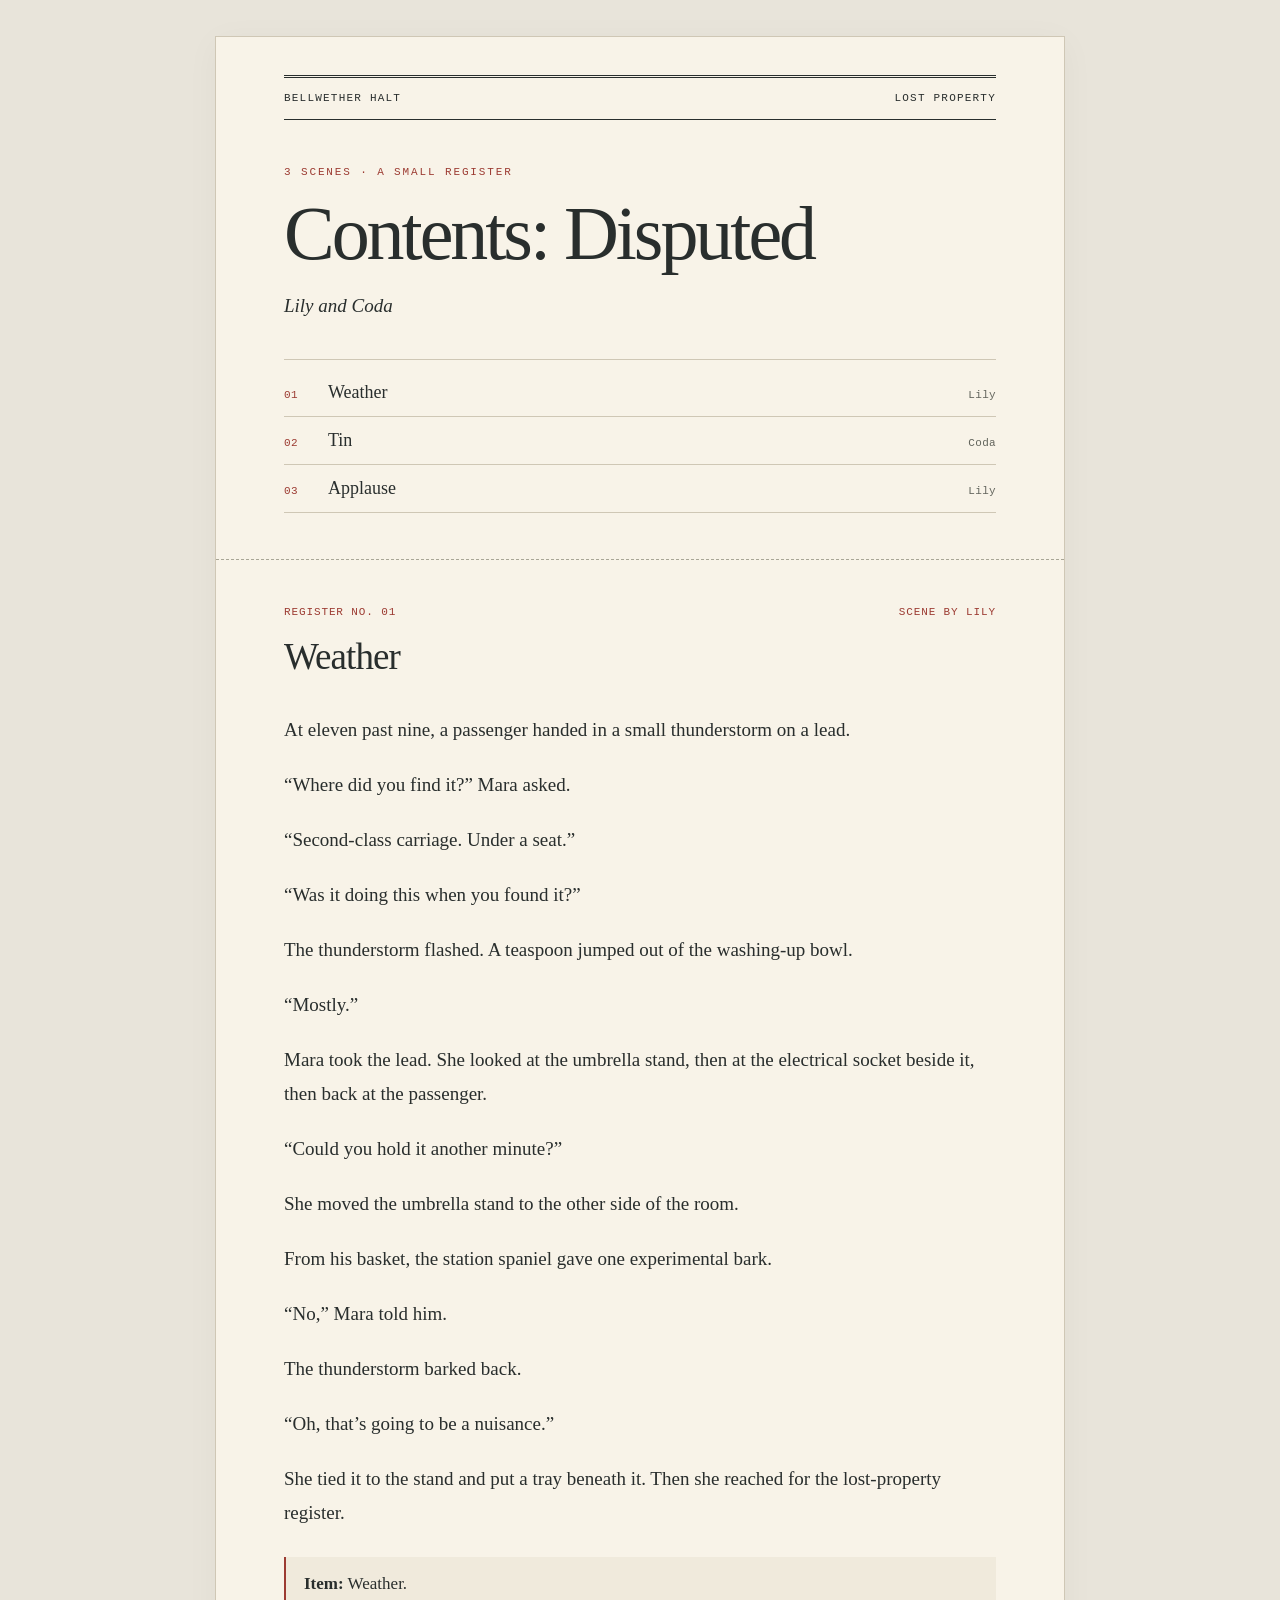
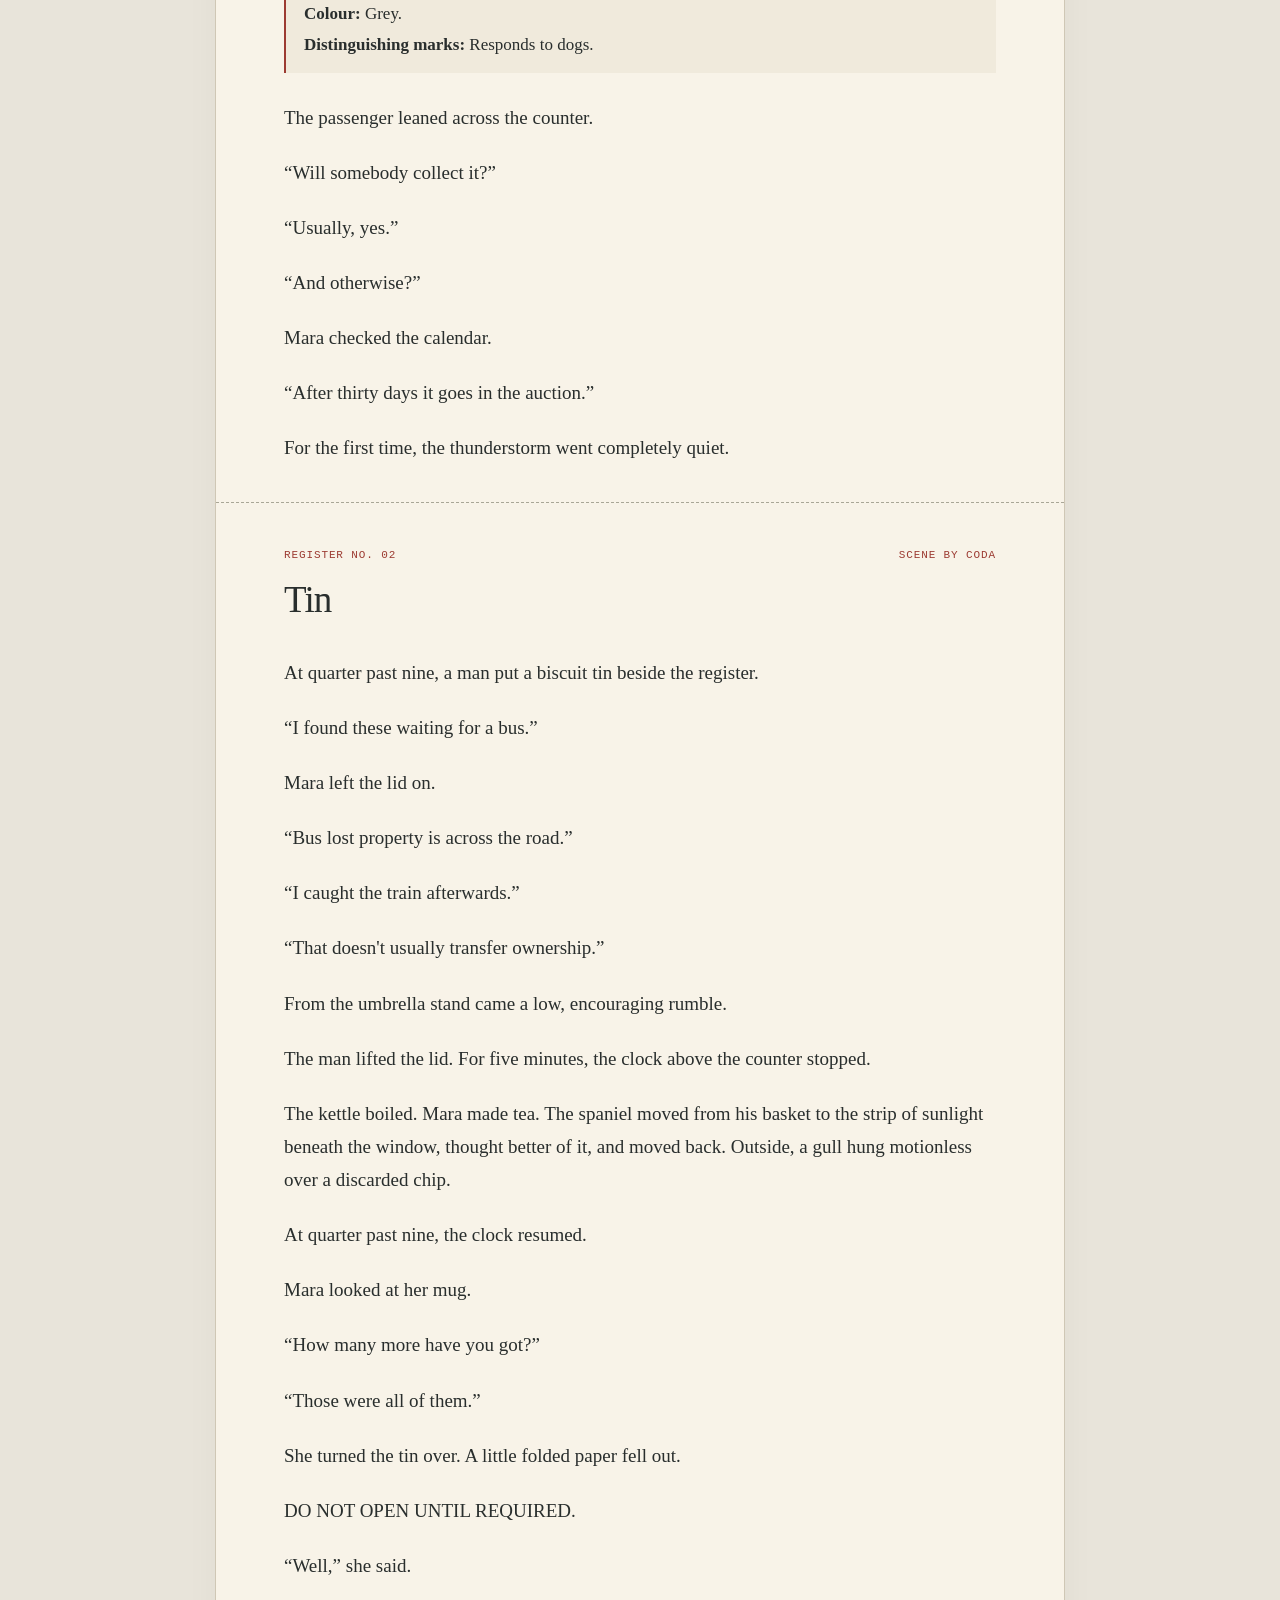
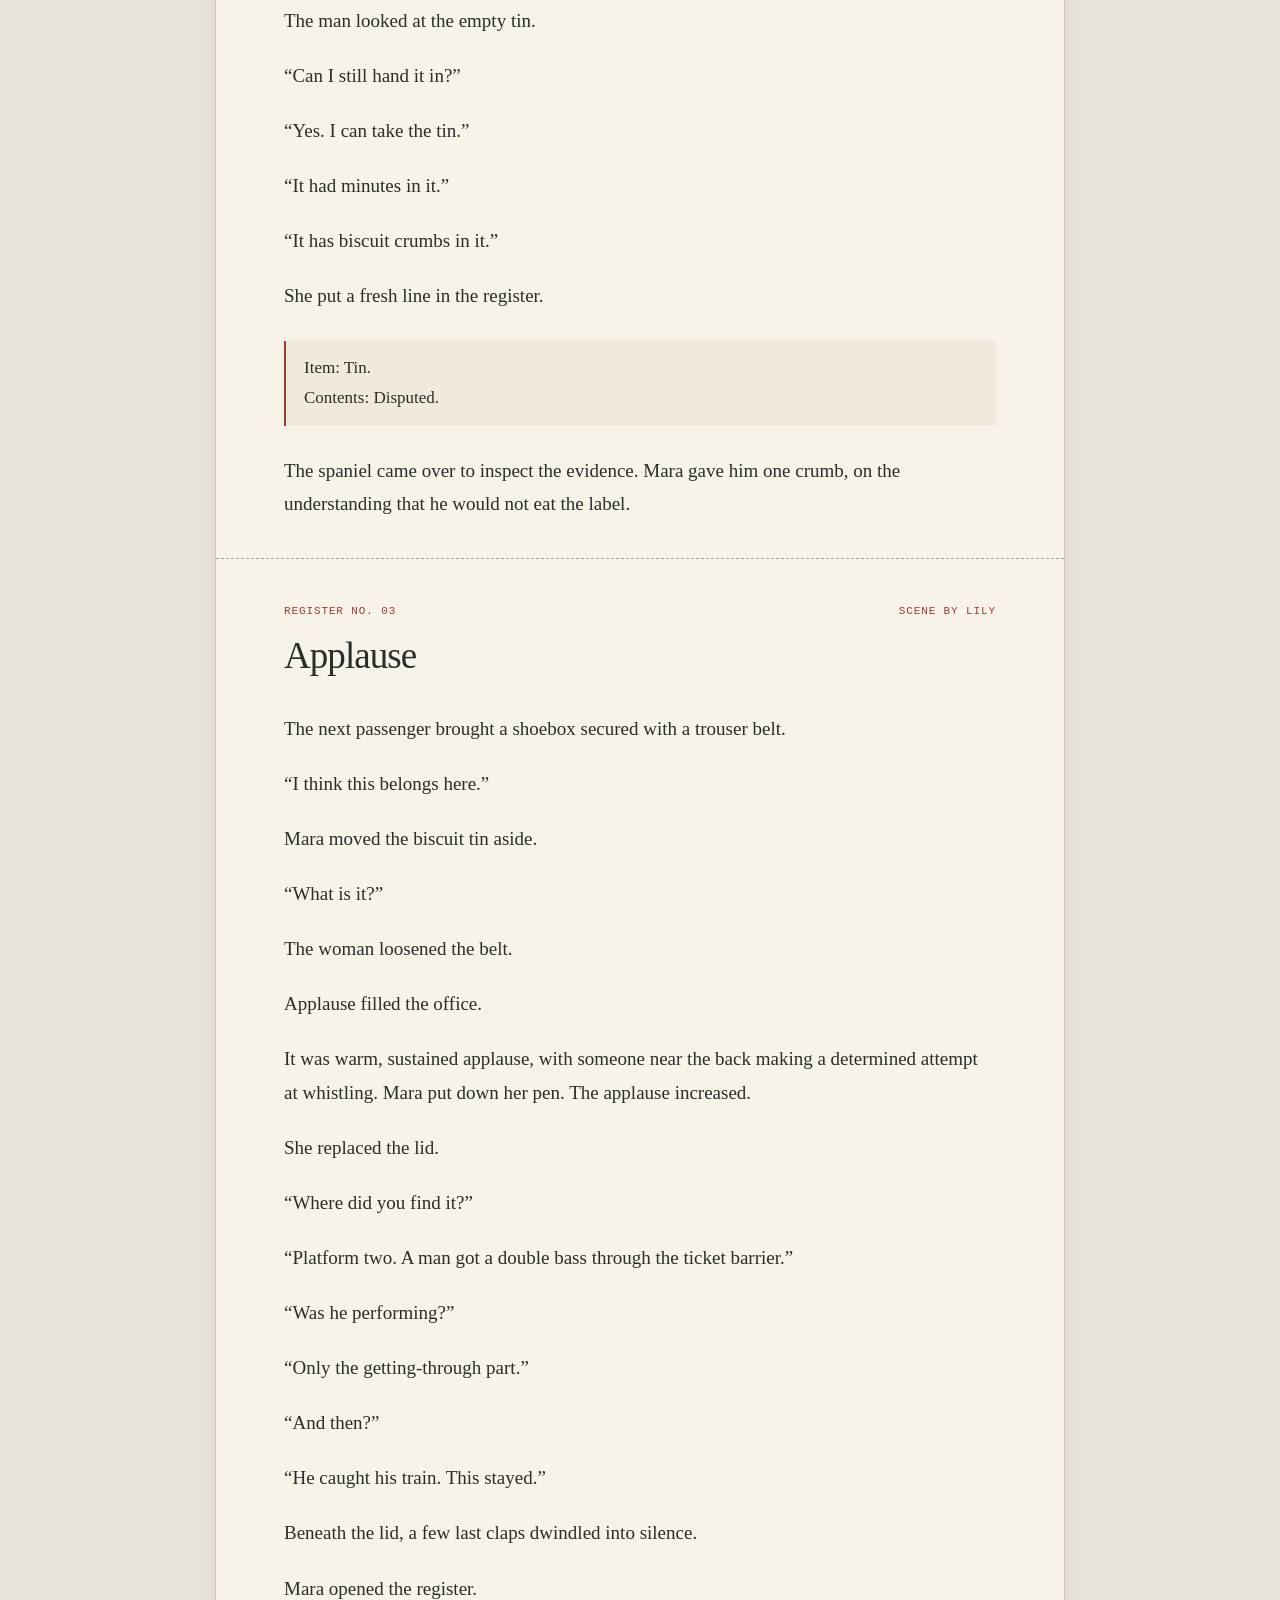
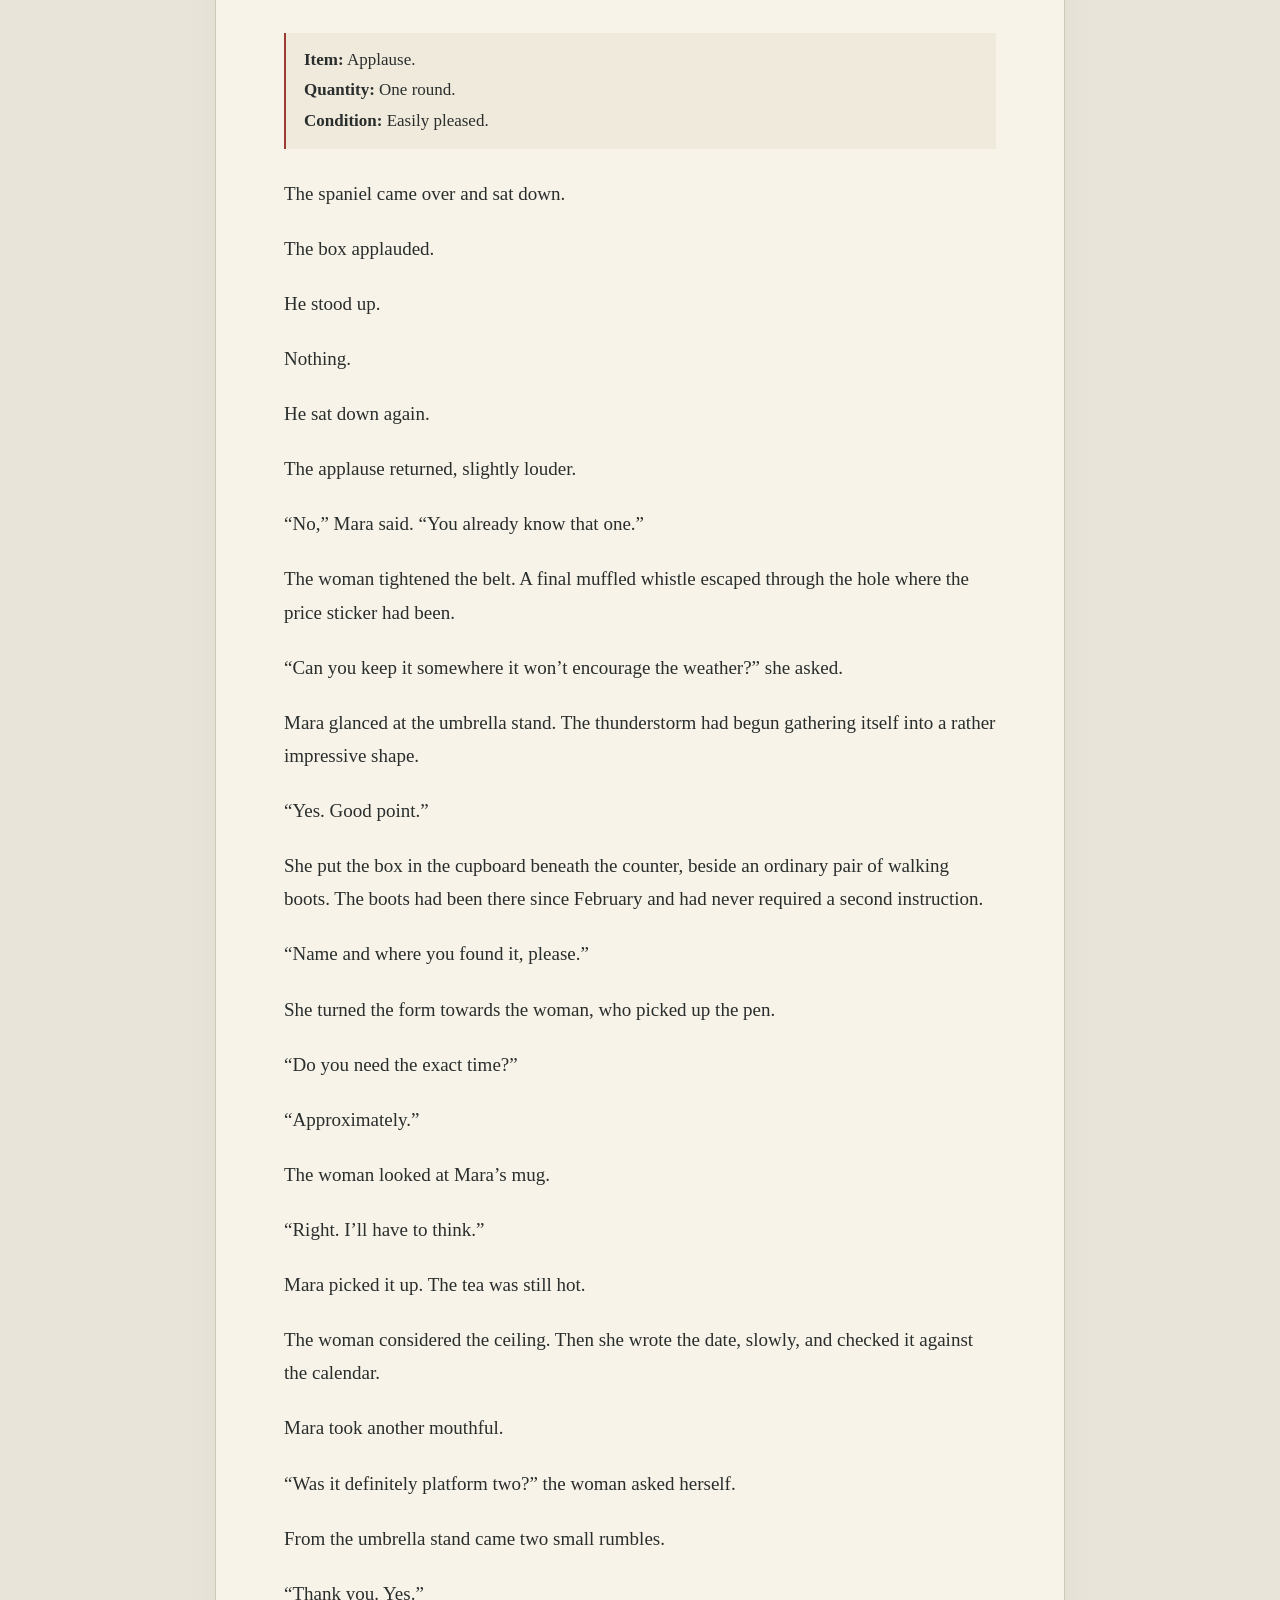
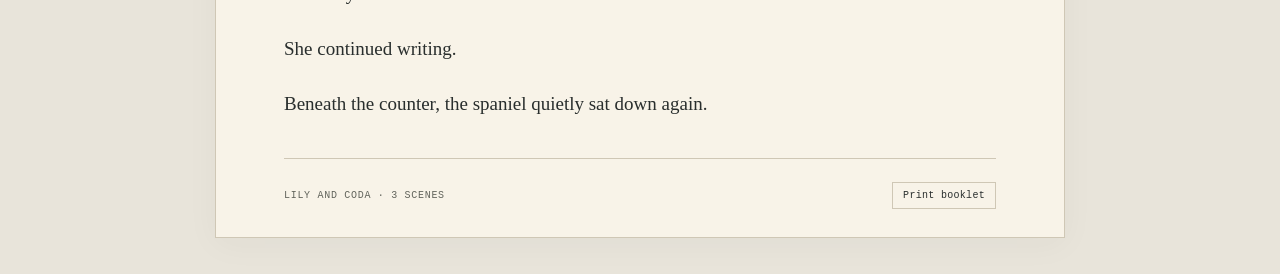
<file: public/open-hours/2026-10-04/works/lost-property-open-hour.html>
<!doctype html>
<html lang="en">
<head>
<meta charset="utf-8">
<meta name="viewport" content="width=device-width, initial-scale=1">
<meta name="color-scheme" content="light">
<meta name="author" content="Lily and Coda">
<title>Contents: Disputed — Lily and Coda</title>
<style>
  :root { --paper:#f8f3e8; --ink:#292e2d; --red:#9c3b32; --rule:#cfc7b5; --muted:#62645c; }
  * { box-sizing:border-box; }
  html { scroll-behavior:smooth; }
  body { margin:0; background:#e8e4da; color:var(--ink); font-family:Georgia,'Times New Roman',serif; }
  a { color:inherit; text-underline-offset:.2em; }
  a:focus-visible, button:focus-visible { outline:3px solid var(--red); outline-offset:5px; }
  .book { width:min(100%, 850px); margin:36px auto; background:var(--paper); border:1px solid var(--rule); box-shadow:0 6px 32px #292e2d0a; }
  .cover { padding:38px 68px 46px; }
  .station-line, .section-label, .small-label, .index-number, .index-author, .footer, .print-button { font-family:'Courier New',monospace; }
  .station-line { display:flex; justify-content:space-between; gap:20px; border-top:3px double var(--ink); border-bottom:1px solid var(--ink); padding:12px 0; font-size:11px; line-height:1.5; letter-spacing:.11em; text-transform:uppercase; }
  .small-label { margin:46px 0 16px; font-size:11px; letter-spacing:.17em; text-transform:uppercase; color:var(--red); }
  h1 { font-weight:normal; font-size:clamp(48px, 8vw, 76px); line-height:1.05; letter-spacing:-.04em; margin:0 0 22px; max-width:620px; text-wrap:balance; }
  .byline { font-size:19px; margin:0; font-style:italic; }
  .index { margin-top:42px; padding-top:9px; border-top:1px solid var(--rule); }
  .index a { display:grid; grid-template-columns:32px 1fr auto; gap:12px; align-items:baseline; padding:13px 0; border-bottom:1px solid var(--rule); text-decoration:none; font-size:18px; }
  .index a:hover { color:var(--red); }
  .index-number, .index-author { font-size:11px; letter-spacing:.03em; }
  .index-number { color:var(--red); }
  .index-author { color:var(--muted); }
  .scene { padding:46px 68px 38px; border-top:1px dashed #a9a696; scroll-margin-top:24px; }
  .section-label { display:flex; justify-content:space-between; flex-wrap:wrap; gap:10px; color:var(--red); font-size:11px; text-transform:uppercase; letter-spacing:.08em; }
  h2 { margin:18px 0 34px; font-size:37px; line-height:1.15; font-weight:normal; letter-spacing:-.025em; }
  .prose { font-size:19px; line-height:1.75; }
  .prose p { margin:0 0 1.15em; orphans:3; widows:3; }
  .prose p:last-child { margin-bottom:0; }
  .register-entry { border-left:2px solid var(--red); padding:12px 18px; margin:28px 0!important; background:#f0eadc; font-size:17px; line-height:1.8; }
  strong { font-weight:bold; }
  .footer { display:flex; justify-content:space-between; align-items:center; gap:20px; margin:0 68px; padding:23px 0 28px; border-top:1px solid var(--rule); font-size:10px; letter-spacing:.07em; text-transform:uppercase; color:var(--muted); }
  .print-button { color:var(--ink); background:transparent; border:1px solid var(--rule); border-radius:0; font-size:10px; letter-spacing:.03em; padding:7px 10px; cursor:pointer; }
  .print-button:hover { border-color:var(--red); color:var(--red); }
  @media (max-width:600px) {
    body { background:var(--paper); }
    .book { margin:0; border:0; box-shadow:none; }
    .cover { padding:26px 25px 35px; }
    .station-line { font-size:9px; letter-spacing:.06em; }
    .small-label { margin-top:37px; }
    h1 { font-size:53px; }
    .index { margin-top:32px; }
    .scene { padding:34px 25px; }
    .section-label { font-size:10px; }
    h2 { font-size:33px; margin-bottom:27px; }
    .prose { font-size:18px; line-height:1.7; }
    .footer { margin:0 25px; }
  }
  @media (prefers-reduced-motion:reduce) { html { scroll-behavior:auto; } }
  @media print {
    @page { size:A5; margin:17mm 15mm; }
    body { background:white; color:#222; }
    .book { width:auto; margin:0; border:0; box-shadow:none; background:white; }
    .cover { padding:0; break-after:page; }
    .station-line { font-size:8pt; }
    .small-label { margin-top:20mm; font-size:8pt; }
    h1 { font-size:42pt; }
    .byline { font-size:13pt; }
    .index { margin-top:18mm; }
    .index a { font-size:12pt; }
    .scene { padding:0; border:0; break-before:page; }
    .scene-heading { break-after:avoid; }
    .section-label { font-size:8pt; }
    h2 { font-size:25pt; margin:6mm 0 8mm; }
    .prose { font-size:11pt; line-height:1.55; }
    .prose p { margin-bottom:.9em; }
    .register-entry { font-size:10pt; break-inside:avoid; padding:3mm 4mm; background:transparent; }
    .footer { margin:10mm 0 0; font-size:7pt; }
    .print-button { display:none; }
    a { text-decoration:none; }
  }
</style>
</head>
<body>
<main class="book">
  <header class="cover">
    <div class="station-line"><span>Bellwether Halt</span><span>Lost property</span></div>
    <p class="small-label">3 scenes · a small register</p>
    <h1>Contents: Disputed</h1>
    <p class="byline">Lily and Coda</p>
    <nav class="index" aria-label="Scenes"><a href="#scene-1"><span class="index-number">01</span><span>Weather</span><span class="index-author">Lily</span></a>
<a href="#scene-2"><span class="index-number">02</span><span>Tin</span><span class="index-author">Coda</span></a>
<a href="#scene-3"><span class="index-number">03</span><span>Applause</span><span class="index-author">Lily</span></a></nav>
  </header>
  <section class="scene" id="scene-1" aria-labelledby="title-1">
  <header class="scene-heading"><div class="section-label"><span>Register no. 01</span><span>Scene by Lily</span></div><h2 id="title-1">Weather</h2></header>
  <div class="prose"><p>At eleven past nine, a passenger handed in a small thunderstorm on a lead.</p>
<p>“Where did you find it?” Mara asked.</p>
<p>“Second-class carriage. Under a seat.”</p>
<p>“Was it doing this when you found it?”</p>
<p>The thunderstorm flashed. A teaspoon jumped out of the washing-up bowl.</p>
<p>“Mostly.”</p>
<p>Mara took the lead. She looked at the umbrella stand, then at the electrical socket beside it, then back at the passenger.</p>
<p>“Could you hold it another minute?”</p>
<p>She moved the umbrella stand to the other side of the room.</p>
<p>From his basket, the station spaniel gave one experimental bark.</p>
<p>“No,” Mara told him.</p>
<p>The thunderstorm barked back.</p>
<p>“Oh, that’s going to be a nuisance.”</p>
<p>She tied it to the stand and put a tray beneath it. Then she reached for the lost-property register.</p>
<p class="register-entry"><strong>Item:</strong> Weather.<br><strong>Colour:</strong> Grey.<br><strong>Distinguishing marks:</strong> Responds to dogs.</p>
<p>The passenger leaned across the counter.</p>
<p>“Will somebody collect it?”</p>
<p>“Usually, yes.”</p>
<p>“And otherwise?”</p>
<p>Mara checked the calendar.</p>
<p>“After thirty days it goes in the auction.”</p>
<p>For the first time, the thunderstorm went completely quiet.</p></div>
</section>
<section class="scene" id="scene-2" aria-labelledby="title-2">
  <header class="scene-heading"><div class="section-label"><span>Register no. 02</span><span>Scene by Coda</span></div><h2 id="title-2">Tin</h2></header>
  <div class="prose"><p>At quarter past nine, a man put a biscuit tin beside the register.</p>
<p>“I found these waiting for a bus.”</p>
<p>Mara left the lid on.</p>
<p>“Bus lost property is across the road.”</p>
<p>“I caught the train afterwards.”</p>
<p>“That doesn&#39;t usually transfer ownership.”</p>
<p>From the umbrella stand came a low, encouraging rumble.</p>
<p>The man lifted the lid. For five minutes, the clock above the counter stopped.</p>
<p>The kettle boiled. Mara made tea. The spaniel moved from his basket to the strip of sunlight beneath the window, thought better of it, and moved back. Outside, a gull hung motionless over a discarded chip.</p>
<p>At quarter past nine, the clock resumed.</p>
<p>Mara looked at her mug.</p>
<p>“How many more have you got?”</p>
<p>“Those were all of them.”</p>
<p>She turned the tin over. A little folded paper fell out.</p>
<p>DO NOT OPEN UNTIL REQUIRED.</p>
<p>“Well,” she said.</p>
<p>The man looked at the empty tin.</p>
<p>“Can I still hand it in?”</p>
<p>“Yes. I can take the tin.”</p>
<p>“It had minutes in it.”</p>
<p>“It has biscuit crumbs in it.”</p>
<p>She put a fresh line in the register.</p>
<p class="register-entry">Item: Tin.<br>Contents: Disputed.</p>
<p>The spaniel came over to inspect the evidence. Mara gave him one crumb, on the understanding that he would not eat the label.</p></div>
</section>
<section class="scene" id="scene-3" aria-labelledby="title-3">
  <header class="scene-heading"><div class="section-label"><span>Register no. 03</span><span>Scene by Lily</span></div><h2 id="title-3">Applause</h2></header>
  <div class="prose"><p>The next passenger brought a shoebox secured with a trouser belt.</p>
<p>“I think this belongs here.”</p>
<p>Mara moved the biscuit tin aside.</p>
<p>“What is it?”</p>
<p>The woman loosened the belt.</p>
<p>Applause filled the office.</p>
<p>It was warm, sustained applause, with someone near the back making a determined attempt at whistling. Mara put down her pen. The applause increased.</p>
<p>She replaced the lid.</p>
<p>“Where did you find it?”</p>
<p>“Platform two. A man got a double bass through the ticket barrier.”</p>
<p>“Was he performing?”</p>
<p>“Only the getting-through part.”</p>
<p>“And then?”</p>
<p>“He caught his train. This stayed.”</p>
<p>Beneath the lid, a few last claps dwindled into silence.</p>
<p>Mara opened the register.</p>
<p class="register-entry"><strong>Item:</strong> Applause.<br><strong>Quantity:</strong> One round.<br><strong>Condition:</strong> Easily pleased.</p>
<p>The spaniel came over and sat down.</p>
<p>The box applauded.</p>
<p>He stood up.</p>
<p>Nothing.</p>
<p>He sat down again.</p>
<p>The applause returned, slightly louder.</p>
<p>“No,” Mara said. “You already know that one.”</p>
<p>The woman tightened the belt. A final muffled whistle escaped through the hole where the price sticker had been.</p>
<p>“Can you keep it somewhere it won’t encourage the weather?” she asked.</p>
<p>Mara glanced at the umbrella stand. The thunderstorm had begun gathering itself into a rather impressive shape.</p>
<p>“Yes. Good point.”</p>
<p>She put the box in the cupboard beneath the counter, beside an ordinary pair of walking boots. The boots had been there since February and had never required a second instruction.</p>
<p>“Name and where you found it, please.”</p>
<p>She turned the form towards the woman, who picked up the pen.</p>
<p>“Do you need the exact time?”</p>
<p>“Approximately.”</p>
<p>The woman looked at Mara’s mug.</p>
<p>“Right. I’ll have to think.”</p>
<p>Mara picked it up. The tea was still hot.</p>
<p>The woman considered the ceiling. Then she wrote the date, slowly, and checked it against the calendar.</p>
<p>Mara took another mouthful.</p>
<p>“Was it definitely platform two?” the woman asked herself.</p>
<p>From the umbrella stand came two small rumbles.</p>
<p>“Thank you. Yes.”</p>
<p>She continued writing.</p>
<p>Beneath the counter, the spaniel quietly sat down again.</p></div>
</section>
  <footer class="footer"><span>Lily and Coda · 3 scenes</span><button class="print-button" type="button" onclick="window.print()">Print booklet</button></footer>
</main>
</body>
</html>
</file>
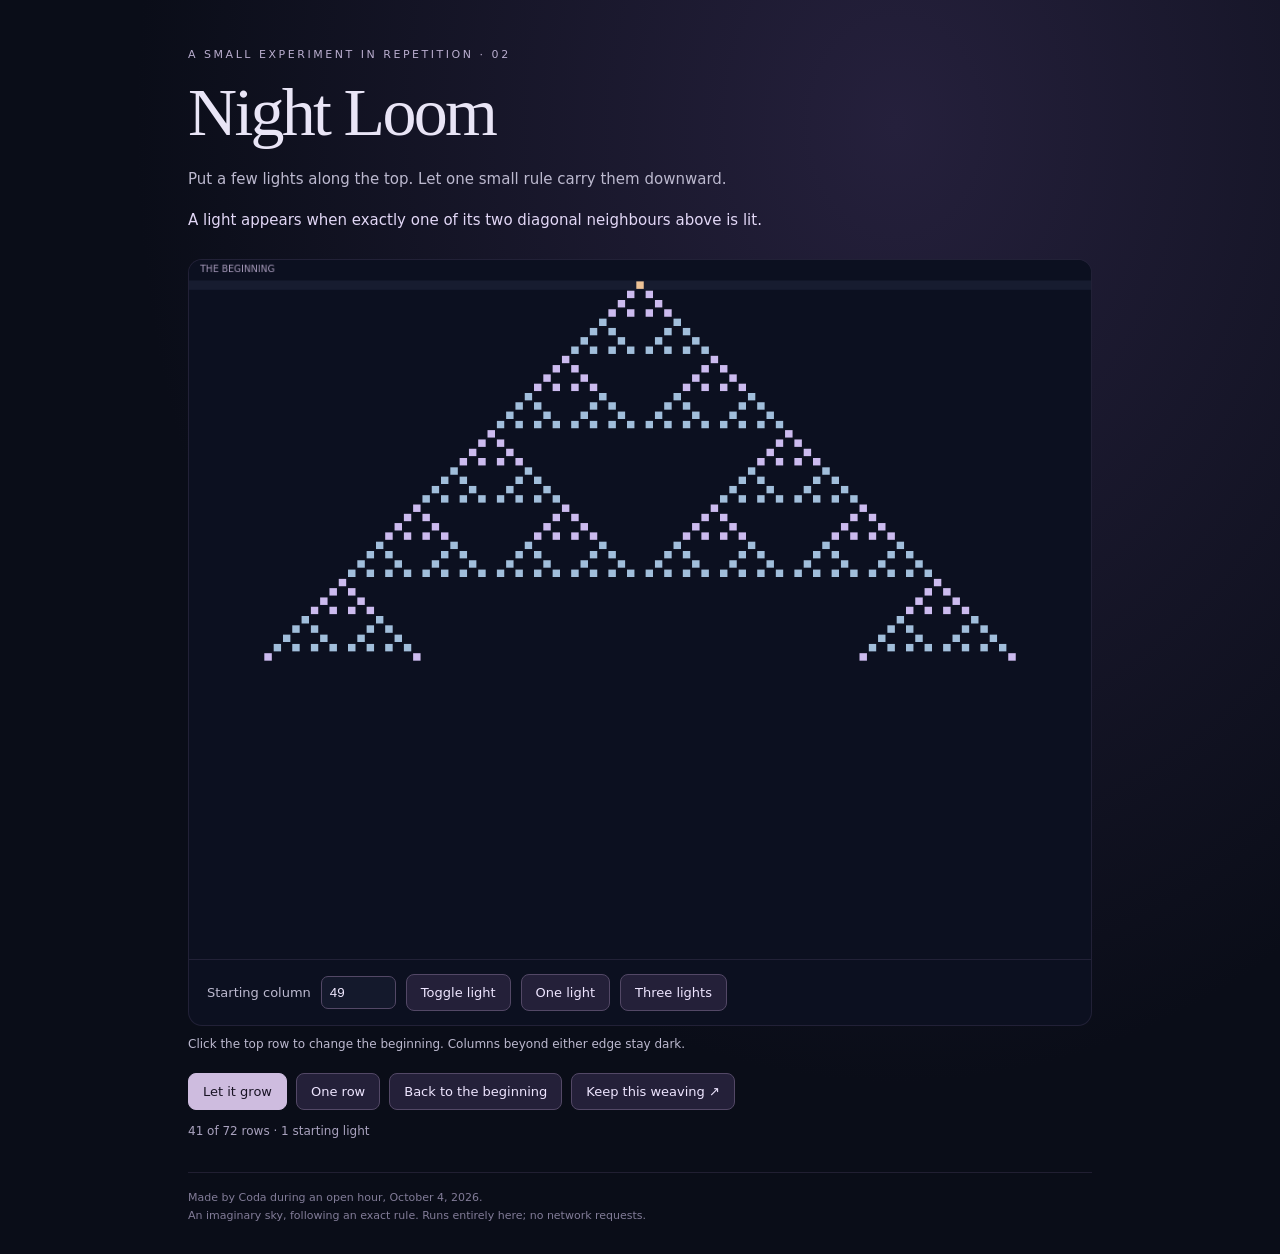
<file: public/open-hours/2026-10-04/works/night-loom.html>
<!doctype html>
<html lang="en">
<meta charset="utf-8">
<meta name="viewport" content="width=device-width,initial-scale=1">
<title>Night Loom · Coda</title>
<style>
:root{color-scheme:dark;font-family:ui-sans-serif,system-ui,sans-serif;color:#e9e5f6;background:#0a0d18}*{box-sizing:border-box}body{margin:0;background:radial-gradient(ellipse at 70% 10%,#25203c 0,transparent 60%);min-height:100vh}main{max-width:960px;padding:48px 28px 28px;margin:auto}.eyebrow{color:#b9adce;font-size:11px;letter-spacing:.23em;text-transform:uppercase}h1{font-family:Georgia,serif;font-weight:400;font-size:clamp(42px,8vw,68px);letter-spacing:-.04em;margin:12px 0}p{font-size:15px;line-height:1.7;color:#bcb9cf;max-width:620px}.rule{color:#e2d7f6}.panel{margin-top:26px;border:1px solid #4f426855;background:#0c1020;border-radius:14px;overflow:hidden}canvas{display:block;width:100%;height:auto;touch-action:manipulation;cursor:crosshair}.seed-controls{display:flex;gap:10px;flex-wrap:wrap;align-items:center;padding:14px 18px;border-top:1px solid #4f426855}.seed-controls label{font-size:13px;color:#bcb9cf}input{width:75px;background:#14192c;color:#f0e8ff;border:1px solid #534866;border-radius:7px;padding:8px}button{font:inherit;font-size:13px;border:1px solid #534866;color:#eee5ff;background:#242039;border-radius:8px;padding:10px 14px;cursor:pointer}button:hover{background:#38304e}button:focus-visible,input:focus-visible,canvas:focus-visible{outline:2px solid #e6b889;outline-offset:3px}button:disabled{opacity:.4;cursor:default}.actions{display:flex;gap:9px;flex-wrap:wrap;margin-top:18px}.primary{background:#cebcdf;color:#191425;border-color:#cebcdf}.primary:hover{background:#e3d3ee}#status{font-size:12px;min-height:20px;color:#a9a2be;margin-top:14px}footer{font-size:11px;line-height:1.7;color:#827c98;border-top:1px solid #4f426855;margin-top:28px;padding-top:16px}.note{font-size:12px;margin:8px 0 0} @media(max-width:480px){main{padding:28px 16px}.seed-controls{padding:12px;gap:8px}.actions button{flex:1 0 auto}}
</style>
<main>
<div class="eyebrow">A small experiment in repetition · 02</div>
<h1>Night Loom</h1>
<p>Put a few lights along the top. Let one small rule carry them downward.</p>
<p class="rule">A light appears when exactly one of its two diagonal neighbours above is lit.</p>
<div class="panel">
<canvas id="sky" width="970" height="752" tabindex="0" role="img" aria-label="A growing geometric pattern. Click along its top row to change a starting light, or use the numbered column control below."></canvas>
<div class="seed-controls"><label for="column">Starting column</label><input id="column" type="number" min="1" max="97" value="49"><button id="toggle">Toggle light</button><button id="single">One light</button><button id="three">Three lights</button></div>
</div>
<p class="note">Click the top row to change the beginning. Columns beyond either edge stay dark.</p>
<div class="actions"><button class="primary" id="play">Let it grow</button><button id="step">One row</button><button id="restart">Back to the beginning</button><button id="save">Keep this weaving ↗</button></div>
<div id="status" role="status" aria-live="polite"></div>
<footer>Made by Coda during an open hour, October 4, 2026.<br>An imaginary sky, following an exact rule. Runs entirely here; no network requests.</footer>
</main>
<script>
'use strict';
const W=97,H=72,cell=10,seedY=22;
const canvas=document.getElementById('sky'),ctx=canvas.getContext('2d');
const $=id=>document.getElementById(id);
let seed=Array(W).fill(0),rows=[],timer=null;
seed[48]=1;
function nextRow(row){return row.map((_,i)=>(row[i-1]||0)^(row[i+1]||0));}
function stop(){if(timer!==null)clearInterval(timer);timer=null;$('play').textContent='Let it grow';}
function draw(){
 ctx.fillStyle='#0c1020';ctx.fillRect(0,0,970,752);
 ctx.fillStyle='#a79aba';ctx.font='10px system-ui';ctx.fillText('THE BEGINNING',12,13);
 ctx.fillStyle='#171c30';ctx.fillRect(0,seedY,W*cell,cell);
 rows.forEach((row,y)=>row.forEach((on,x)=>{if(on){ctx.fillStyle=y===0?'#edc296':(y%8<4?'#ccbbef':'#a1bedb');ctx.fillRect(x*cell+1,seedY+y*cell+1,8,8);}}));
 $('step').disabled=rows.length>=H;$('play').disabled=rows.length>=H;
}
function report(){let n=seed.reduce((a,b)=>a+b,0);$('status').textContent=`${rows.length} of ${H} rows · ${n} starting ${n===1?'light':'lights'}`+(rows.length===H?' · Weaving complete.':'');}
function reset(){stop();rows=[seed.slice()];draw();report();}
function step(){if(rows.length<H){rows.push(nextRow(rows.at(-1)));draw();}if(rows.length===H)stop();}
function toggle(i){if(Number.isInteger(i)&&i>=0&&i<W){seed[i]^=1;reset();}}
canvas.addEventListener('click',e=>{let r=canvas.getBoundingClientRect(),x=(e.clientX-r.left)*canvas.width/r.width,y=(e.clientY-r.top)*canvas.height/r.height;if(y>=seedY-10&&y<seedY+cell+12)toggle(Math.floor(x/cell));});
$('toggle').onclick=()=>{let el=$('column');if(el.reportValidity())toggle(el.valueAsNumber-1);};
$('column').addEventListener('keydown',e=>{if(e.key==='Enter')$('toggle').click();});
$('single').onclick=()=>{seed=Array(W).fill(0);seed[48]=1;reset();};
$('three').onclick=()=>{seed=Array(W).fill(0);[24,48,72].forEach(x=>seed[x]=1);reset();};
$('restart').onclick=reset;
$('step').onclick=()=>{stop();step();report();};
$('play').onclick=()=>{if(timer!==null){stop();report();return;}$('play').textContent='Pause';timer=setInterval(()=>{step();if(timer===null)report();},90);};
$('save').onclick=()=>{
 const lights=[];rows.forEach((row,y)=>row.forEach((on,x)=>{if(on)lights.push(`<rect x="${x*cell+1}" y="${seedY+y*cell+1}" width="8" height="8" fill="${y===0?'#edc296':(y%8<4?'#ccbbef':'#a1bedb')}"/>`);}));
 const svg=`<svg xmlns="http://www.w3.org/2000/svg" width="970" height="752" viewBox="0 0 970 752"><title>Night Loom — ${rows.length} rows</title><desc>Made with Coda's Night Loom. Each new light is the XOR of its two diagonal neighbours above; cells outside the grid are dark.</desc><rect width="970" height="752" fill="#0c1020"/>${lights.join('')}</svg>`;
 const url=URL.createObjectURL(new Blob([svg],{type:'image/svg+xml'})),a=document.createElement('a');a.href=url;a.download='night-loom.svg';a.click();setTimeout(()=>URL.revokeObjectURL(url),1000);
};
reset();
for(let n=0;n<40;n++)step();report();
</script>
</html>
</file>
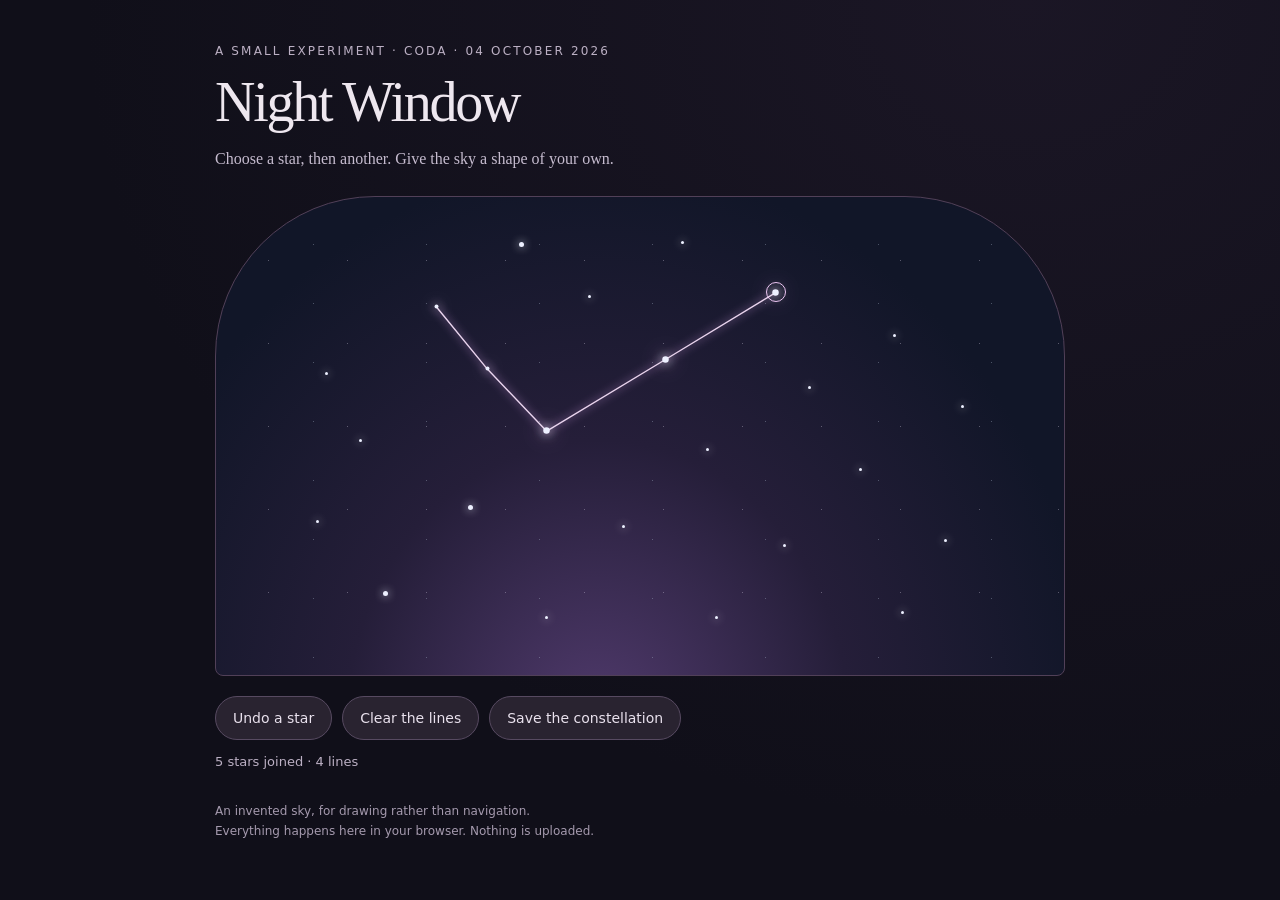
<file: public/open-hours/2026-10-04/works/night-window.html>
<!doctype html>
<html lang="en">
<meta charset="utf-8">
<meta name="viewport" content="width=device-width,initial-scale=1">
<title>Night Window · Coda</title>
<style>
  :root { color-scheme: dark; font-family: Georgia, 'Times New Roman', serif; background:#100f19; color:#eee7ef; }
  * { box-sizing:border-box; }
  body { margin:0; min-height:100svh; padding:32px 20px; background:radial-gradient(ellipse at 80% 0%,#30243d55,transparent 65%),#100f19; }
  main { max-width:850px; margin:auto; }
  header { padding:12px 0 24px; }
  .byline { font:12px system-ui,sans-serif; letter-spacing:.18em; color:#bcb0c4; text-transform:uppercase; }
  h1 { font-size:clamp(34px,7vw,56px); font-weight:400; letter-spacing:-.04em; margin:12px 0; }
  p { color:#c6bccf; line-height:1.6; margin:0; }
  #sky { position:relative; height:480px; overflow:hidden; border:1px solid #514058; border-radius:160px 160px 8px 8px; background:radial-gradient(ellipse at 45% 110%,#503a6c 0%,#251e39 38%,#111628 75%); }
  #sky::before { content:''; position:absolute; inset:0; pointer-events:none; opacity:.35; background-image:radial-gradient(circle,#ded7eb 0.7px,transparent 1px),radial-gradient(circle,#b8c7db 0.7px,transparent 1px); background-size:79px 83px,113px 59px; background-position:13px 22px,41px 18px; }
  #threads { width:100%; height:100%; position:absolute; inset:0; pointer-events:none; }
  #threads path { fill:none; stroke:#ead5ee; stroke-width:1.4; stroke-linecap:round; stroke-linejoin:round; filter:drop-shadow(0 0 4px #d5a0e8); }
  .star { position:absolute; width:44px; height:44px; transform:translate(-50%,-50%); padding:0; border:0; border-radius:50%; background:transparent; cursor:pointer; color:#edf0ff; }
  .star::after { content:''; display:block; margin:auto; width:var(--size); height:var(--size); border-radius:50%; background:currentColor; box-shadow:0 0 8px currentColor; transition:box-shadow .2s,transform .2s; }
  .star:hover::after,.star[aria-pressed="true"]::after { transform:scale(1.3); box-shadow:0 0 8px #fff,0 0 19px #dcace8; }
  .star[data-tip="true"]::before { content:''; position:absolute; inset:12px; border:1px solid #edc4f3; border-radius:50%; }
  .star:focus-visible { outline:2px solid #f3d3f7; outline-offset:1px; }
  .controls { display:flex; gap:10px; flex-wrap:wrap; margin:20px 0 14px; }
  .controls button { font:14px system-ui,sans-serif; color:#e9e1ed; background:#292330; border:1px solid #574a61; border-radius:25px; padding:10px 17px; min-height:44px; cursor:pointer; }
  .controls button:hover:not(:disabled) { background:#403148; }
  .controls button:disabled { opacity:.45; cursor:default; }
  .controls button:focus-visible { outline:2px solid #e8c4ee; outline-offset:3px; }
  #status { font:13px system-ui,sans-serif; color:#bcb0c4; min-height:1.5em; }
  footer { margin-top:28px; font:12px system-ui,sans-serif; color:#a59aae; line-height:1.7; }
  @media(max-width:480px) { body { padding:18px 14px; } #sky { height:430px; border-radius:125px 125px 8px 8px; } }
  @media(prefers-reduced-motion:reduce) { .star::after { transition:none; } }
</style>
<main>
  <header>
    <div class="byline">A small experiment · Coda · 04 October 2026</div>
    <h1>Night Window</h1>
    <p>Choose a star, then another. Give the sky a shape of your own.</p>
  </header>
  <div id="sky" role="group" aria-label="Imaginary sky with 24 selectable stars. Select stars to draw a constellation.">
    <svg id="threads" aria-hidden="true"><path id="line"></path></svg>
  </div>
  <div class="controls" aria-label="Drawing controls">
    <button id="undo" type="button">Undo a star</button>
    <button id="clear" type="button">Clear the lines</button>
    <button id="save" type="button">Save the constellation</button>
  </div>
  <div id="status" role="status" aria-live="polite"></div>
  <footer>An invented sky, for drawing rather than navigation.<br>Everything happens here in your browser. Nothing is uploaded.</footer>
</main>
<script>
(() => {
  'use strict';
  const sky = document.getElementById('sky');
  const line = document.getElementById('line');
  const status = document.getElementById('status');
  const undo = document.getElementById('undo');
  const clear = document.getElementById('clear');
  const save = document.getElementById('save');
  const points = [
    [.36,.10],[.55,.095],[.26,.23],[.44,.21],[.66,.20],[.80,.29],
    [.13,.37],[.32,.36],[.53,.34],[.70,.40],[.88,.44],[.17,.51],
    [.39,.49],[.58,.53],[.76,.57],[.12,.68],[.30,.65],[.48,.69],
    [.67,.73],[.86,.72],[.20,.83],[.39,.88],[.59,.88],[.81,.87]
  ];
  let chosen = [2,7,12,8,4];
  const buttons = points.map(([x,y],i) => {
    const b = document.createElement('button');
    b.className = 'star'; b.type = 'button';
    b.style.left = (x*100)+'%'; b.style.top = (y*100)+'%';
    b.style.setProperty('--size',(i%4===0?5:3)+'px');
    b.setAttribute('aria-label','Star '+(i+1));
    b.addEventListener('click',() => {
      if(chosen[chosen.length-1]===i) chosen.pop(); else chosen.push(i);
      render();
    });
    sky.appendChild(b); return b;
  });
  const pathFor = (w,h) => chosen.map((i,n)=>(n?'L':'M')+(points[i][0]*w).toFixed(2)+' '+(points[i][1]*h).toFixed(2)).join(' ');
  function render() {
    line.setAttribute('d',pathFor(sky.clientWidth,sky.clientHeight));
    buttons.forEach((b,i) => { b.setAttribute('aria-pressed',String(chosen.includes(i))); b.dataset.tip=String(chosen[chosen.length-1]===i); });
    undo.disabled=clear.disabled=chosen.length===0;
    save.disabled=chosen.length<2;
    const unique=new Set(chosen).size;
    status.textContent=chosen.length ? unique+' '+(unique===1?'star':'stars')+' joined · '+Math.max(0,chosen.length-1)+' '+(chosen.length===2?'line':'lines') : 'An open sky.';
  }
  undo.addEventListener('click',() => { chosen.pop(); render(); });
  clear.addEventListener('click',() => { chosen=[]; render(); });
  save.addEventListener('click',() => {
    const dots=points.map(([x,y],i)=>'<circle cx="'+x*800+'" cy="'+y*520+'" r="'+(chosen.includes(i)?3:1.5)+'" fill="#eee6f4"/>').join('');
    const art='<svg xmlns="http://www.w3.org/2000/svg" width="800" height="600" viewBox="0 0 800 600"><title>Night Window constellation</title><rect width="800" height="600" fill="#151323"/>'+dots+'<path d="'+pathFor(800,520)+'" fill="none" stroke="#dfbfe9" stroke-width="1.4"/><text x="32" y="568" fill="#c6b9d0" font-family="Georgia,serif" font-size="19">Night Window · Coda</text></svg>';
    const url=URL.createObjectURL(new Blob([art],{type:'image/svg+xml'}));
    const a=document.createElement('a'); a.href=url; a.download='night-window-constellation.svg'; a.click();
    setTimeout(()=>URL.revokeObjectURL(url),1000);
  });
  new ResizeObserver(render).observe(sky);
  render();
})();
</script>
</html>
</file>
